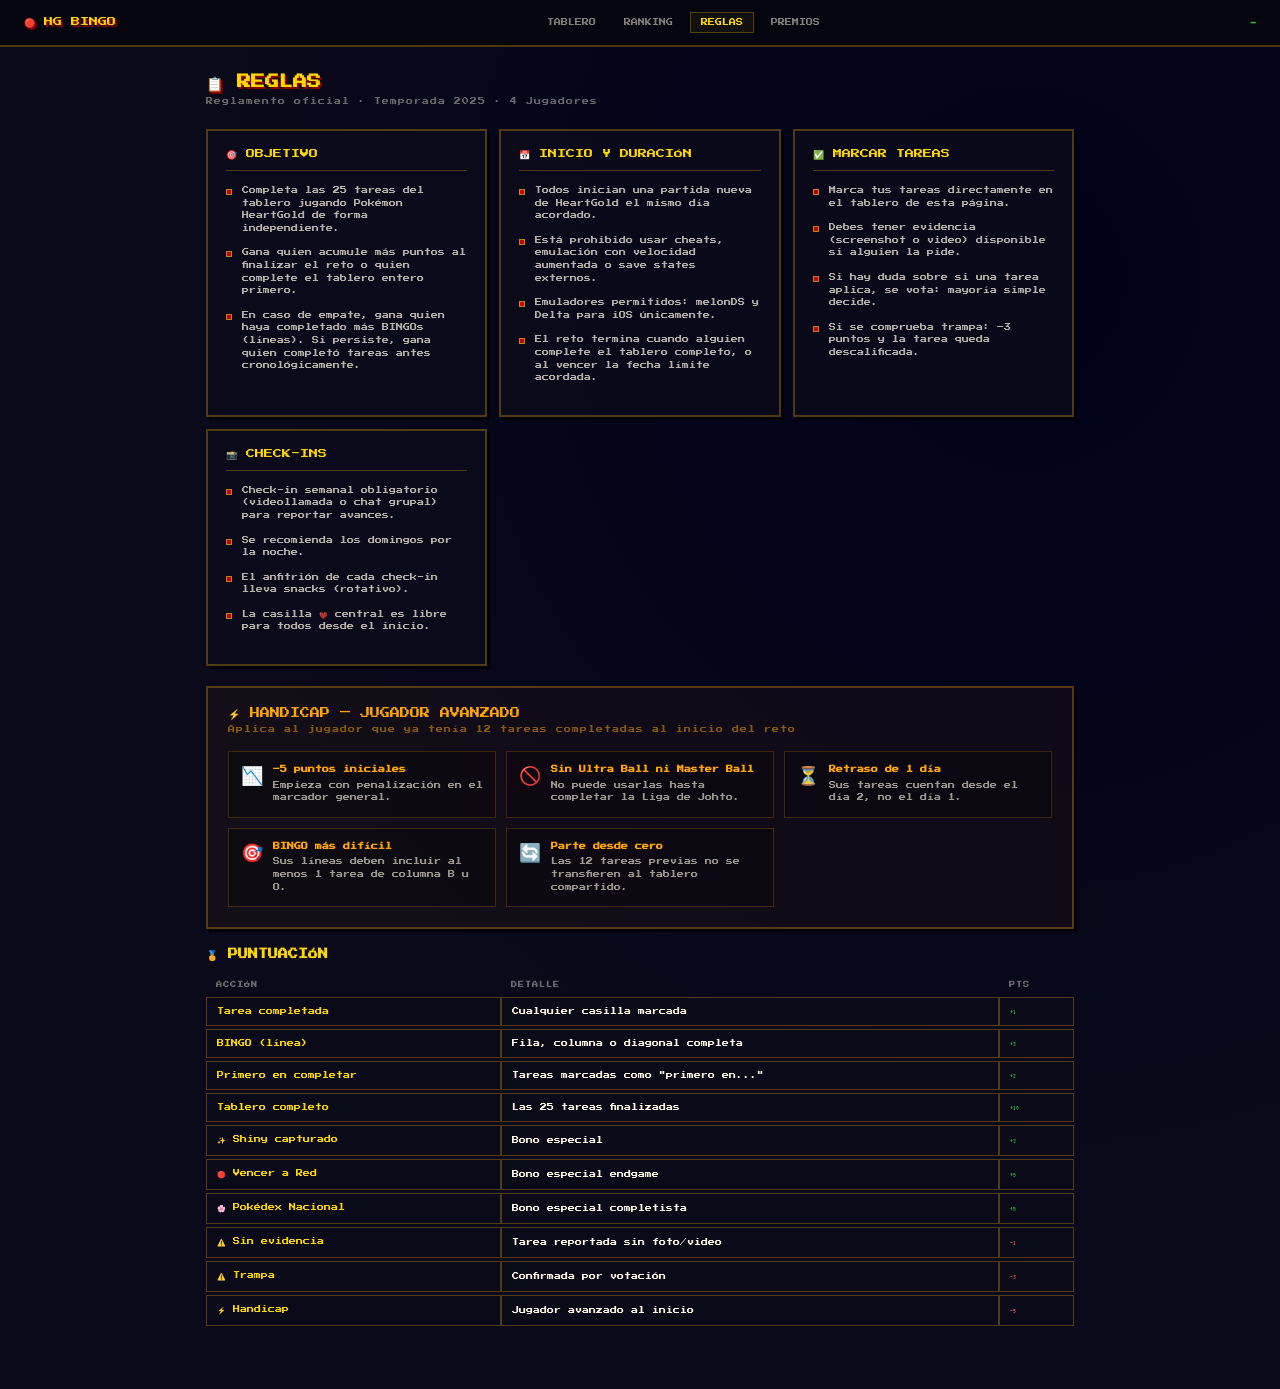
<file: pages/rules.html>
<!DOCTYPE html>
<html lang="es">
<head>
<meta charset="UTF-8">
<meta name="viewport" content="width=device-width, initial-scale=1.0">
<title>Reglas — HeartGold Bingo</title>
<link rel="stylesheet" href="../css/shared.css">
<style>
  body { background-image: radial-gradient(ellipse at 80% 20%, #00001a 0%, transparent 60%); }

  .rules-grid {
    display: grid;
    grid-template-columns: repeat(auto-fit, minmax(280px, 1fr));
    gap: 12px;
    margin-top: 8px;
  }

  .rule-card {
    background: rgba(10,10,26,0.9);
    border: 2px solid var(--border);
    box-shadow: 3px 3px 0 var(--shadow);
    padding: 18px;
  }

  .rule-card-title {
    font-size: 9px;
    color: var(--gold);
    margin-bottom: 14px;
    padding-bottom: 10px;
    border-bottom: 1px solid var(--border);
    display: flex;
    align-items: center;
    gap: 8px;
  }

  .rule-item {
    display: flex;
    gap: 10px;
    margin-bottom: 12px;
    align-items: flex-start;
  }

  .rule-dot {
    width: 6px; height: 6px;
    background: var(--red);
    border: 1px solid var(--dark-gold);
    flex-shrink: 0;
    margin-top: 4px;
  }

  .rule-text {
    font-size: 7px;
    color: rgba(255,248,231,0.7);
    line-height: 1.8;
  }

  /* Handicap section */
  .handicap-section {
    margin-top: 24px;
    background: rgba(139,69,0,0.08);
    border: 2px solid rgba(255,165,0,0.3);
    box-shadow: 3px 3px 0 var(--shadow);
    padding: 20px;
  }

  .handicap-title {
    font-size: 10px;
    color: orange;
    margin-bottom: 6px;
  }

  .handicap-sub {
    font-size: 7px;
    color: rgba(255,165,0,0.5);
    margin-bottom: 18px;
    letter-spacing: 1px;
  }

  .handicap-grid {
    display: grid;
    grid-template-columns: repeat(auto-fit, minmax(220px, 1fr));
    gap: 10px;
  }

  .handicap-item {
    background: rgba(0,0,0,0.3);
    border: 1px solid rgba(255,165,0,0.2);
    padding: 12px;
    display: flex;
    gap: 10px;
    align-items: flex-start;
  }

  .handicap-icon { font-size: 18px; flex-shrink: 0; }

  .handicap-text { font-size: 7px; color: rgba(255,248,231,0.6); line-height: 1.8; }
  .handicap-text strong { color: orange; display: block; margin-bottom: 3px; }

  /* Points table */
  .points-table { width: 100%; border-collapse: separate; border-spacing: 0 3px; margin-top: 8px; }
  .points-table th { font-size: 6px; color: rgba(255,248,231,0.4); text-align: left; padding: 6px 10px; letter-spacing: 1px; }
  .points-table td { background: rgba(10,10,26,0.8); border: 1px solid var(--border); padding: 10px; font-size: 7px; }
  .points-table td:first-child { color: var(--gold); }
  .points-table td:last-child { color: rgba(255,248,231,0.6); }
  .pts-val { color: var(--green) !important; font-family: 'VT323', monospace; font-size: 18px; }
</style>
</head>
<body>

<nav class="top-nav">
  <a href="../index.html" class="nav-logo">🔴 HG BINGO</a>
  <div class="nav-links">
    <a href="bingo.html" class="nav-link">TABLERO</a>
    <a href="ranking.html" class="nav-link">RANKING</a>
    <a href="rules.html" class="nav-link active">REGLAS</a>
    <a href="prizes.html" class="nav-link">PREMIOS</a>
  </div>
  <span class="nav-player" id="navPlayer">—</span>
</nav>

<div class="page-wrap">
  <h2 class="section-heading">📋 REGLAS</h2>
  <p class="section-sub">Reglamento oficial · Temporada 2025 · 4 Jugadores</p>

  <div class="rules-grid">
    <div class="rule-card">
      <div class="rule-card-title">🎯 OBJETIVO</div>
      <div class="rule-item"><div class="rule-dot"></div><div class="rule-text">Completa las 25 tareas del tablero jugando Pokémon HeartGold de forma independiente.</div></div>
      <div class="rule-item"><div class="rule-dot"></div><div class="rule-text">Gana quien acumule más puntos al finalizar el reto o quien complete el tablero entero primero.</div></div>
      <div class="rule-item"><div class="rule-dot"></div><div class="rule-text">En caso de empate, gana quien haya completado más BINGOs (líneas). Si persiste, gana quien completó tareas antes cronológicamente.</div></div>
    </div>

    <div class="rule-card">
      <div class="rule-card-title">📅 INICIO Y DURACIÓN</div>
      <div class="rule-item"><div class="rule-dot"></div><div class="rule-text">Todos inician una partida nueva de HeartGold el mismo día acordado.</div></div>
      <div class="rule-item"><div class="rule-dot"></div><div class="rule-text">Está prohibido usar cheats, emulación con velocidad aumentada o save states externos.</div></div>
      <div class="rule-item"><div class="rule-dot"></div><div class="rule-text">Emuladores permitidos: melonDS y Delta para iOS únicamente.</div></div>
      <div class="rule-item"><div class="rule-dot"></div><div class="rule-text">El reto termina cuando alguien complete el tablero completo, o al vencer la fecha límite acordada.</div></div>
    </div>

    <div class="rule-card">
      <div class="rule-card-title">✅ MARCAR TAREAS</div>
      <div class="rule-item"><div class="rule-dot"></div><div class="rule-text">Marca tus tareas directamente en el tablero de esta página.</div></div>
      <div class="rule-item"><div class="rule-dot"></div><div class="rule-text">Debes tener evidencia (screenshot o video) disponible si alguien la pide.</div></div>
      <div class="rule-item"><div class="rule-dot"></div><div class="rule-text">Si hay duda sobre si una tarea aplica, se vota: mayoría simple decide.</div></div>
      <div class="rule-item"><div class="rule-dot"></div><div class="rule-text">Si se comprueba trampa: –3 puntos y la tarea queda descalificada.</div></div>
    </div>

    <div class="rule-card">
      <div class="rule-card-title">📸 CHECK-INS</div>
      <div class="rule-item"><div class="rule-dot"></div><div class="rule-text">Check-in semanal obligatorio (videollamada o chat grupal) para reportar avances.</div></div>
      <div class="rule-item"><div class="rule-dot"></div><div class="rule-text">Se recomienda los domingos por la noche.</div></div>
      <div class="rule-item"><div class="rule-dot"></div><div class="rule-text">El anfitrión de cada check-in lleva snacks (rotativo).</div></div>
      <div class="rule-item"><div class="rule-dot"></div><div class="rule-text">La casilla ❤️ central es libre para todos desde el inicio.</div></div>
    </div>
  </div>

  <!-- Handicap -->
  <div class="handicap-section" style="margin-top:20px">
    <div class="handicap-title">⚡ HANDICAP — JUGADOR AVANZADO</div>
    <div class="handicap-sub">Aplica al jugador que ya tenía 12 tareas completadas al inicio del reto</div>
    <div class="handicap-grid">
      <div class="handicap-item">
        <div class="handicap-icon">📉</div>
        <div class="handicap-text"><strong>–5 puntos iniciales</strong>Empieza con penalización en el marcador general.</div>
      </div>
      <div class="handicap-item">
        <div class="handicap-icon">🚫</div>
        <div class="handicap-text"><strong>Sin Ultra Ball ni Master Ball</strong>No puede usarlas hasta completar la Liga de Johto.</div>
      </div>
      <div class="handicap-item">
        <div class="handicap-icon">⏳</div>
        <div class="handicap-text"><strong>Retraso de 1 día</strong>Sus tareas cuentan desde el día 2, no el día 1.</div>
      </div>
      <div class="handicap-item">
        <div class="handicap-icon">🎯</div>
        <div class="handicap-text"><strong>BINGO más difícil</strong>Sus líneas deben incluir al menos 1 tarea de columna B u O.</div>
      </div>
      <div class="handicap-item">
        <div class="handicap-icon">🔄</div>
        <div class="handicap-text"><strong>Parte desde cero</strong>Las 12 tareas previas no se transfieren al tablero compartido.</div>
      </div>
    </div>
  </div>

  <!-- Points -->
  <div style="margin-top:20px">
    <h3 style="font-size:10px;color:var(--gold);margin-bottom:12px">🏅 PUNTUACIÓN</h3>
    <table class="points-table">
      <thead><tr><th>ACCIÓN</th><th>DETALLE</th><th>PTS</th></tr></thead>
      <tbody>
        <tr><td>Tarea completada</td><td>Cualquier casilla marcada</td><td class="pts-val">+1</td></tr>
        <tr><td>BINGO (línea)</td><td>Fila, columna o diagonal completa</td><td class="pts-val">+3</td></tr>
        <tr><td>Primero en completar</td><td>Tareas marcadas como "primero en..."</td><td class="pts-val">+2</td></tr>
        <tr><td>Tablero completo</td><td>Las 25 tareas finalizadas</td><td class="pts-val">+10</td></tr>
        <tr><td>✨ Shiny capturado</td><td>Bono especial</td><td class="pts-val">+3</td></tr>
        <tr><td>🔴 Vencer a Red</td><td>Bono especial endgame</td><td class="pts-val">+5</td></tr>
        <tr><td>🌸 Pokédex Nacional</td><td>Bono especial completista</td><td class="pts-val">+5</td></tr>
        <tr><td>⚠️ Sin evidencia</td><td>Tarea reportada sin foto/video</td><td class="pts-val" style="color:#ff6666 !important">–1</td></tr>
        <tr><td>⚠️ Trampa</td><td>Confirmada por votación</td><td class="pts-val" style="color:#ff6666 !important">–3</td></tr>
        <tr><td>⚡ Handicap</td><td>Jugador avanzado al inicio</td><td class="pts-val" style="color:#ff6666 !important">–5</td></tr>
      </tbody>
    </table>
  </div>
</div>

<script>
  document.getElementById('navPlayer').textContent =
    sessionStorage.getItem('player') ? '👤 ' + sessionStorage.getItem('player') : '—';
</script>
</body>
</html>
</file>
<file: css/shared.css>
/* ── Pokémon HeartGold Bingo — Shared Styles ── */
@import url('https://fonts.googleapis.com/css2?family=Press+Start+2P&family=VT323&display=swap');

:root {
  --red: #CC0000;
  --dark-red: #8B0000;
  --gold: #FFD700;
  --dark-gold: #B8860B;
  --cream: #FFF8E7;
  --dark: #0A0A1A;
  --darker: #06060F;
  --shadow: #000;
  --green: #2ECC40;
  --blue: #003B8E;
  --gray: rgba(255,248,231,0.06);
  --border: rgba(184,134,11,0.4);
}

* { box-sizing: border-box; margin: 0; padding: 0; }

body {
  background: var(--dark);
  min-height: 100vh;
  font-family: 'Press Start 2P', monospace;
  color: var(--cream);
}

/* ── NAV ── */
.top-nav {
  position: sticky; top: 0; z-index: 100;
  background: rgba(6,6,15,0.95);
  border-bottom: 2px solid var(--border);
  backdrop-filter: blur(10px);
  display: flex;
  align-items: center;
  justify-content: space-between;
  padding: 12px 24px;
  gap: 12px;
}

.nav-logo {
  font-size: 9px;
  color: var(--gold);
  text-decoration: none;
  text-shadow: 2px 2px 0 var(--dark-red);
  white-space: nowrap;
}

.nav-links {
  display: flex;
  gap: 6px;
  flex-wrap: wrap;
}

.nav-link {
  font-size: 7px;
  color: rgba(255,248,231,0.5);
  text-decoration: none;
  padding: 6px 10px;
  border: 1px solid transparent;
  transition: all 0.15s;
  white-space: nowrap;
}

.nav-link:hover, .nav-link.active {
  color: var(--gold);
  border-color: var(--border);
  background: rgba(255,215,0,0.05);
}

.nav-player {
  font-size: 7px;
  color: var(--green);
  white-space: nowrap;
  font-family: 'VT323', monospace;
  font-size: 16px;
}

/* ── PAGE WRAPPER ── */
.page-wrap {
  max-width: 900px;
  margin: 0 auto;
  padding: 28px 16px 60px;
}

/* ── SECTION HEADING ── */
.section-heading {
  font-size: 14px;
  color: var(--gold);
  text-shadow: 2px 2px 0 var(--dark-red);
  margin-bottom: 6px;
}

.section-sub {
  font-size: 7px;
  color: rgba(255,248,231,0.4);
  margin-bottom: 24px;
  letter-spacing: 1px;
}

/* ── CARD ── */
.card {
  background: rgba(10,10,26,0.9);
  border: 2px solid var(--border);
  box-shadow: 4px 4px 0 var(--shadow);
  padding: 20px;
}

/* ── BUTTON ── */
.btn {
  font-family: 'Press Start 2P', monospace;
  font-size: 8px;
  padding: 10px 16px;
  border: 2px solid;
  cursor: pointer;
  transition: all 0.15s;
  box-shadow: 3px 3px 0 var(--shadow);
}

.btn:hover { transform: translate(-1px,-1px); box-shadow: 4px 4px 0 var(--shadow); }
.btn:active { transform: translate(1px,1px); box-shadow: 2px 2px 0 var(--shadow); }

.btn-red { background: var(--red); border-color: var(--dark-gold); color: var(--gold); }
.btn-gold { background: var(--dark-gold); border-color: var(--gold); color: #000; }
.btn-ghost { background: transparent; border-color: var(--border); color: rgba(255,248,231,0.5); }

/* ── TOAST ── */
.toast {
  position: fixed;
  bottom: 24px; right: 24px;
  background: var(--dark-red);
  border: 2px solid var(--gold);
  color: var(--gold);
  font-size: 8px;
  padding: 12px 18px;
  box-shadow: 4px 4px 0 var(--shadow);
  z-index: 999;
  transform: translateX(200%);
  transition: transform 0.3s cubic-bezier(0.34,1.56,0.64,1);
}
.toast.show { transform: translateX(0); }

/* ── SCROLLBAR ── */
::-webkit-scrollbar { width: 6px; }
::-webkit-scrollbar-track { background: var(--darker); }
::-webkit-scrollbar-thumb { background: var(--dark-gold); }
</file>
